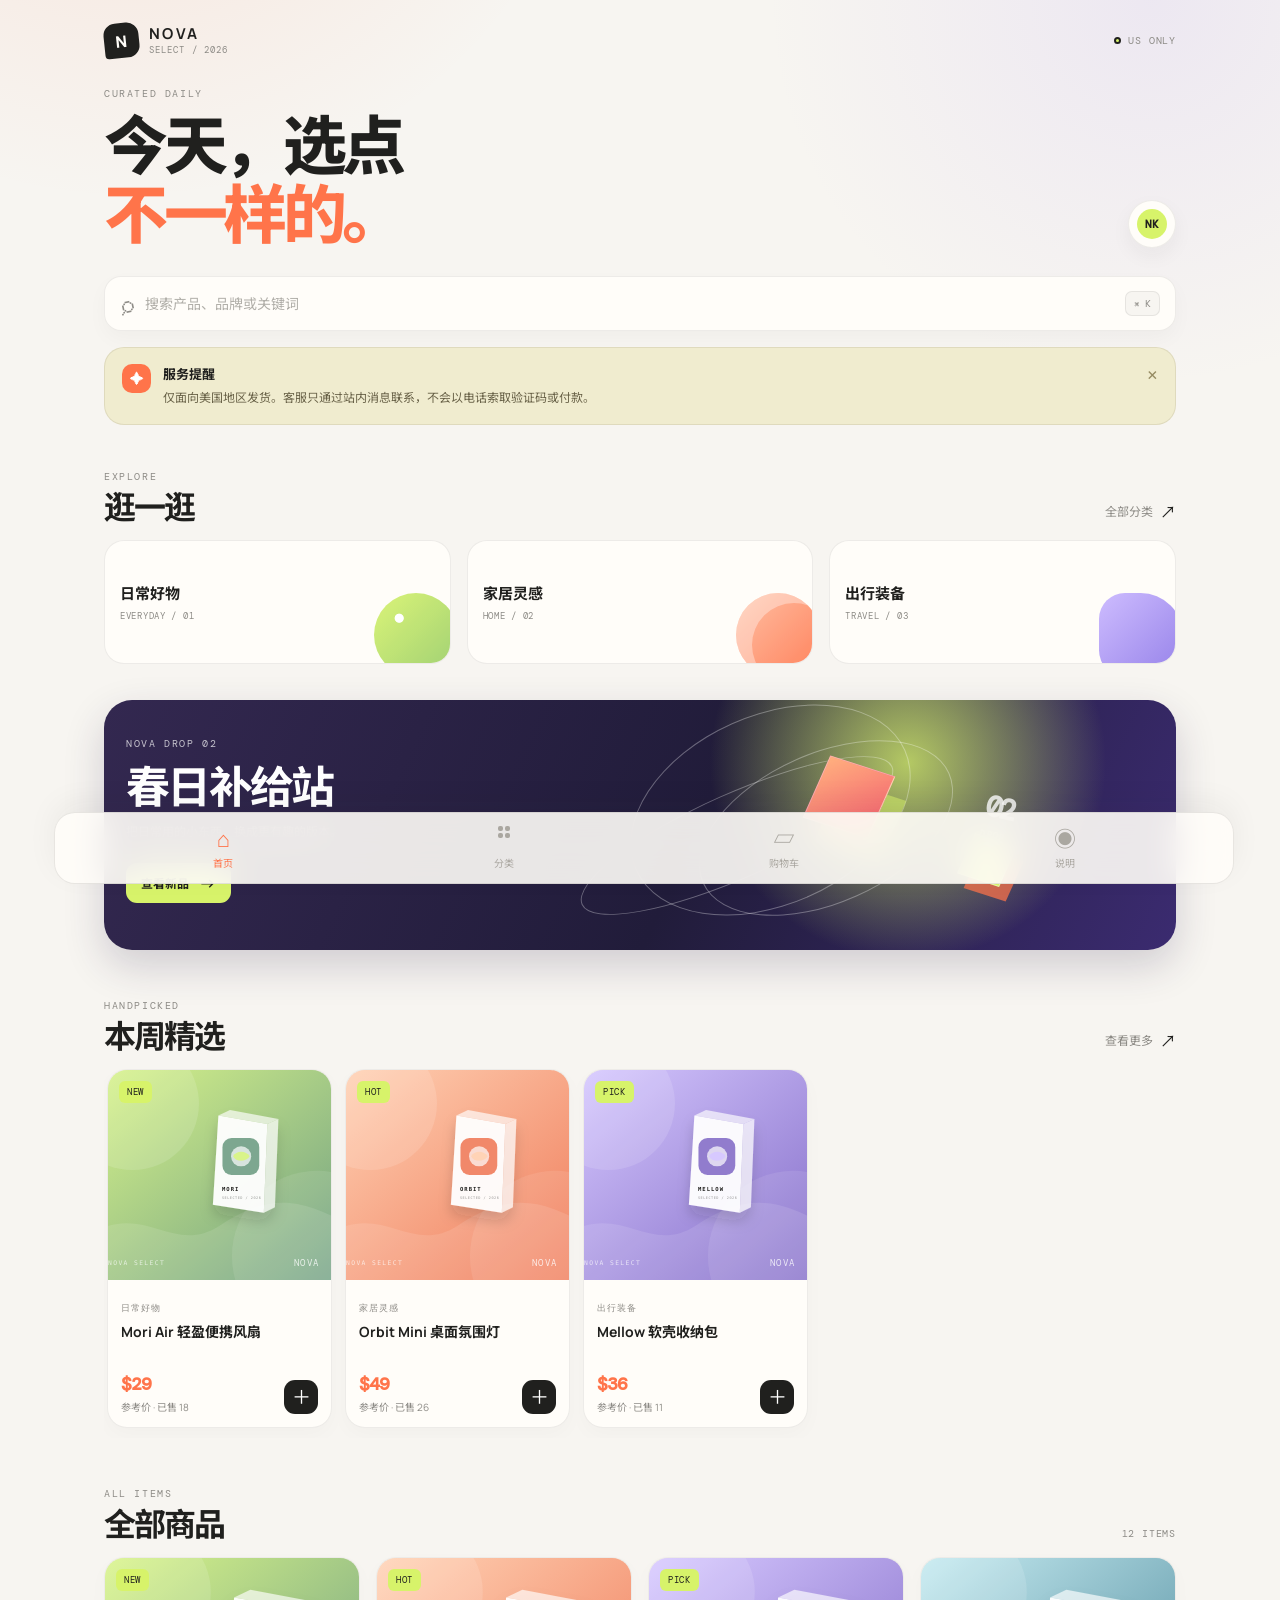
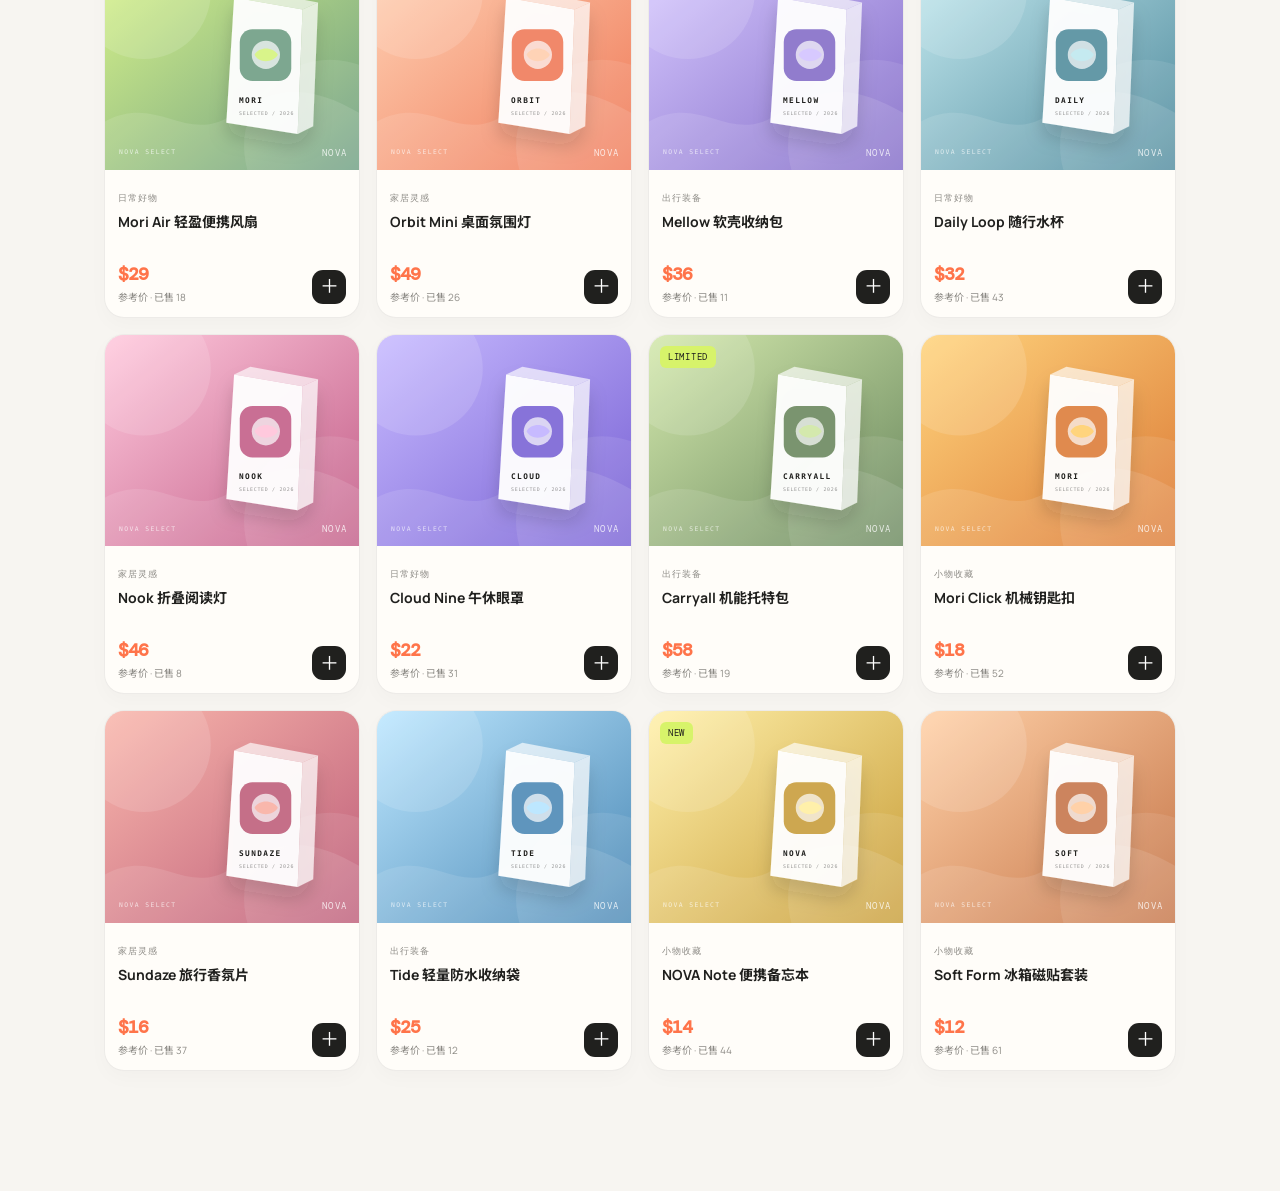
<file: index.html>
<!doctype html>
<html lang="zh-CN">
  <head>
    <meta charset="UTF-8" />
    <meta name="viewport" content="width=device-width, initial-scale=1.0, viewport-fit=cover" />
    <meta name="theme-color" content="#f7f5f1" />
    <meta name="description" content="NOVA SELECT — 面向美国地区的精选生活方式商城" />
    <title>NOVA SELECT · 精选生活方式商城</title>
    <link rel="preconnect" href="https://fonts.googleapis.com" />
    <link rel="preconnect" href="https://fonts.gstatic.com" crossorigin />
    <link
      href="https://fonts.googleapis.com/css2?family=DM+Mono:wght@400;500&family=Manrope:wght@400;500;600;700;800&family=Noto+Sans+SC:wght@400;500;700;900&display=swap"
      rel="stylesheet"
    />
    <link rel="stylesheet" href="./styles.css" />
  </head>
  <body>
    <div class="app-shell">
      <header class="topbar">
        <div class="brand-lockup" data-nav="home" role="button" tabindex="0" aria-label="返回首页">
          <span class="brand-mark">N</span>
          <span>
            <strong>NOVA</strong>
            <small>SELECT / 2026</small>
          </span>
        </div>
        <div class="location-pill">
          <span class="status-dot"></span>
          <span>US ONLY</span>
        </div>
      </header>

      <main id="app" class="page-content">
        <section class="view" data-view="home">
          <div class="welcome-row">
            <div>
              <span class="eyebrow">CURATED DAILY</span>
              <h1>今天，选点<br /><em>不一样的。</em></h1>
            </div>
            <button class="icon-button" type="button" data-nav="profile" aria-label="打开个人中心">
              <span class="avatar">NK</span>
            </button>
          </div>

          <label class="search-box" for="search-input">
            <span class="search-icon" aria-hidden="true">⌕</span>
            <input id="search-input" type="search" placeholder="搜索产品、品牌或关键词" autocomplete="off" />
            <kbd>⌘ K</kbd>
          </label>

          <div class="notice-card">
            <div class="notice-icon">✦</div>
            <div>
              <strong>服务提醒</strong>
              <p>仅面向美国地区发货。客服只通过站内消息联系，不会以电话索取验证码或付款。</p>
            </div>
            <button class="notice-close" type="button" aria-label="关闭提醒">×</button>
          </div>

          <div class="section-heading">
            <div>
              <span class="eyebrow">EXPLORE</span>
              <h2>逛一逛</h2>
            </div>
            <button class="text-button" type="button" data-nav="categories">全部分类 <span>↗</span></button>
          </div>

          <div class="category-rail" id="category-rail" aria-label="商品分类"></div>

          <section class="feature-banner" aria-label="本季主题">
            <div class="feature-copy">
              <span class="eyebrow light">NOVA DROP 02</span>
              <h2>春日补给站</h2>
              <p>把日常用的小东西，换成更有趣的版本。</p>
              <button class="light-button" type="button" data-filter="新品">查看新品 <span>→</span></button>
            </div>
            <div class="feature-art" aria-hidden="true">
              <div class="orbit orbit-one"></div>
              <div class="orbit orbit-two"></div>
              <div class="orbit orbit-three"></div>
              <div class="floating-cube cube-one"></div>
              <div class="floating-cube cube-two"></div>
              <span class="drop-label">02<br /><small>DROP</small></span>
            </div>
          </section>

          <div class="section-heading compact">
            <div>
              <span class="eyebrow">HANDPICKED</span>
              <h2>本周精选</h2>
            </div>
            <button class="text-button" type="button" data-nav="categories">查看更多 <span>↗</span></button>
          </div>
          <div class="product-rail" id="featured-products"></div>

          <div class="section-heading compact all-products-heading">
            <div>
              <span class="eyebrow">ALL ITEMS</span>
              <h2>全部商品</h2>
            </div>
            <span id="product-count" class="count-label"></span>
          </div>
          <div class="product-grid" id="product-grid"></div>
          <div id="empty-state" class="empty-state" hidden>
            <span>⌁</span>
            <strong>没有找到匹配的商品</strong>
            <p>换一个关键词试试，或者看看全部商品。</p>
          </div>
        </section>

        <section class="view" data-view="categories" hidden>
          <div class="page-title-row">
            <div>
              <span class="eyebrow">DISCOVER MORE</span>
              <h1>全部分类</h1>
            </div>
            <span class="page-index">01 / 04</span>
          </div>
          <p class="page-intro">按你今天的心情，找到一件刚刚好的小物。</p>
          <div class="category-list" id="category-list"></div>
          <div class="section-heading compact category-results-heading">
            <div>
              <span class="eyebrow">BROWSE</span>
              <h2 id="category-result-title">热门推荐</h2>
            </div>
            <span id="category-result-count" class="count-label"></span>
          </div>
          <div class="product-grid" id="category-product-grid"></div>
        </section>

        <section class="view" data-view="cart" hidden>
          <div class="page-title-row">
            <div>
              <span class="eyebrow">YOUR BAG</span>
              <h1>购物车</h1>
            </div>
            <span class="page-index" id="cart-count-heading">0 件</span>
          </div>
          <div id="cart-content"></div>
        </section>

        <section class="view" data-view="profile" hidden>
          <div class="profile-hero">
            <div class="profile-avatar">N</div>
            <div>
              <span class="eyebrow">NOVA SERVICE</span>
              <h1>选品说明</h1>
              <p>先提交需求，再由我们与你确认价格、库存与配送信息。</p>
            </div>
          </div>
          <div class="profile-grid">
            <div class="profile-card accent-card">
              <span class="card-kicker">NO PAYMENT</span>
              <strong>0</strong>
              <span>网站提交订单时无需在线付款</span>
            </div>
            <div class="profile-card">
              <span class="profile-icon">⌁</span>
              <strong>价格参考</strong>
              <span>页面金额为参考价，最终价格以人工确认为准</span>
            </div>
            <div class="profile-card">
              <span class="profile-icon">♡</span>
              <strong>人工确认</strong>
              <span>提交后我们会通过你填写的联系方式沟通</span>
            </div>
            <div class="profile-card">
              <span class="profile-icon">⚙</span>
              <strong>美国地区</strong>
              <span>当前商品与配送信息仅面向美国地区</span>
            </div>
          </div>
          <div class="profile-note">
            <span class="profile-note-mark">N</span>
            <div>
              <strong>信息用途</strong>
              <p>客户提交的联系方式仅用于本次订单确认，不在页面中公开显示。</p>
            </div>
          </div>
        </section>
      </main>

      <nav class="bottom-nav" aria-label="主导航">
        <button class="nav-item active" type="button" data-nav="home">
          <span class="nav-icon">⌂</span>
          <span>首页</span>
        </button>
        <button class="nav-item" type="button" data-nav="categories">
          <span class="nav-icon nav-grid-icon"><i></i><i></i><i></i><i></i></span>
          <span>分类</span>
        </button>
        <button class="nav-item" type="button" data-nav="cart">
          <span class="nav-icon">▱<b id="cart-badge">0</b></span>
          <span>购物车</span>
        </button>
        <button class="nav-item" type="button" data-nav="profile">
          <span class="nav-icon">◉</span>
          <span>说明</span>
        </button>
      </nav>
    </div>

    <div class="modal-backdrop" id="checkout-modal" hidden>
      <section class="checkout-modal" role="dialog" aria-modal="true" aria-labelledby="checkout-title">
        <div class="modal-head">
          <div>
            <span class="eyebrow">SUBMIT ORDER</span>
            <h2 id="checkout-title">提交选品订单</h2>
          </div>
          <button class="modal-close" type="button" data-close-checkout aria-label="关闭">×</button>
        </div>
        <p class="checkout-note">本次提交无需付款。商品价格为参考价，我们会根据订单信息与你联系确认。</p>
        <div class="checkout-order-summary" id="checkout-order-summary"></div>
        <form id="checkout-form" class="checkout-form">
          <div class="form-grid">
            <label>
              <span>姓名 *</span>
              <input name="customer_name" required maxlength="80" autocomplete="name" placeholder="如何称呼你" />
            </label>
            <label>
              <span>联系方式 *</span>
              <input name="contact" required maxlength="120" autocomplete="tel" placeholder="电话 / 微信 / WhatsApp" />
            </label>
            <label>
              <span>邮箱</span>
              <input name="email" type="email" maxlength="160" autocomplete="email" placeholder="用于接收订单信息" />
            </label>
            <label class="full-field">
              <span>收货地址</span>
              <textarea name="shipping_address" maxlength="500" autocomplete="street-address" placeholder="可暂不填写，后续确认"></textarea>
            </label>
            <label class="full-field">
              <span>订单备注</span>
              <textarea name="note" maxlength="500" placeholder="颜色、规格或其他需求"></textarea>
            </label>
            <label class="honeypot" aria-hidden="true">
              <span>Website</span>
              <input name="website" tabindex="-1" autocomplete="off" />
            </label>
          </div>
          <label class="consent-row">
            <input name="consent" type="checkbox" required />
            <span>我同意提交以上联系信息，用于本次订单确认。</span>
          </label>
          <button class="submit-order-button" type="submit">
            <span class="submit-label">确认提交订单</span>
            <span class="submit-loading" hidden>正在提交…</span>
          </button>
          <p class="form-message" id="checkout-message" role="status"></p>
        </form>
      </section>
    </div>

    <div class="toast" id="toast" role="status" aria-live="polite"></div>
    <script src="./config.js?v=20261012-1"></script>
    <script src="./app.js?v=20261012-1"></script>
  </body>
</html>
</file>
<file: styles.css>
:root {
  --paper: #f7f5f1;
  --paper-strong: #fffdf9;
  --ink: #20201e;
  --muted: #8d8b86;
  --line: rgba(32, 32, 30, 0.12);
  --soft-line: rgba(32, 32, 30, 0.08);
  --accent: #ff744a;
  --accent-deep: #e45a35;
  --lime: #d7f36a;
  --purple: #a98af4;
  --shadow: 0 18px 40px rgba(40, 37, 29, 0.08);
  --radius-lg: 28px;
  --radius-md: 20px;
  --sans: "Manrope", "Noto Sans SC", sans-serif;
  --mono: "DM Mono", monospace;
}

* {
  box-sizing: border-box;
}

html {
  min-width: 320px;
  background: var(--paper);
  scroll-behavior: smooth;
}

body {
  margin: 0;
  min-width: 320px;
  color: var(--ink);
  background:
    radial-gradient(circle at 10% -10%, rgba(255, 116, 74, 0.15), transparent 30rem),
    radial-gradient(circle at 90% 0%, rgba(167, 142, 244, 0.13), transparent 24rem),
    var(--paper);
  font-family: var(--sans);
  -webkit-font-smoothing: antialiased;
}

button,
input {
  font: inherit;
}

button {
  color: inherit;
  border: 0;
  cursor: pointer;
}

button:focus-visible,
input:focus-visible,
[role="button"]:focus-visible {
  outline: 3px solid rgba(255, 116, 74, 0.36);
  outline-offset: 3px;
}

.app-shell {
  width: min(100%, 1180px);
  min-height: 100vh;
  margin: 0 auto;
  padding: 0 22px 110px;
}

.topbar {
  display: flex;
  align-items: center;
  justify-content: space-between;
  min-height: 80px;
  padding: 12px 0;
}

.brand-lockup {
  display: inline-flex;
  gap: 10px;
  align-items: center;
  cursor: pointer;
}

.brand-lockup strong,
.brand-lockup small {
  display: block;
}

.brand-lockup strong {
  font-size: 15px;
  line-height: 1;
  letter-spacing: 0.16em;
}

.brand-lockup small {
  margin-top: 5px;
  color: var(--muted);
  font: 9px/1 var(--mono);
  letter-spacing: 0.12em;
}

.brand-mark {
  display: grid;
  width: 35px;
  height: 35px;
  place-items: center;
  color: var(--paper-strong);
  background: var(--ink);
  border-radius: 12px 12px 12px 4px;
  font-weight: 800;
  transform: rotate(-6deg);
}

.location-pill {
  display: inline-flex;
  gap: 7px;
  align-items: center;
  color: var(--muted);
  font: 10px var(--mono);
  letter-spacing: 0.08em;
}

.status-dot {
  width: 7px;
  height: 7px;
  background: var(--lime);
  border: 2px solid var(--ink);
  border-radius: 50%;
}

.page-content {
  animation: enter 420ms ease both;
}

@keyframes enter {
  from {
    opacity: 0;
    transform: translateY(8px);
  }
  to {
    opacity: 1;
    transform: translateY(0);
  }
}

.welcome-row,
.page-title-row {
  display: flex;
  align-items: end;
  justify-content: space-between;
  gap: 20px;
}

.welcome-row h1,
.page-title-row h1,
.profile-hero h1 {
  margin: 8px 0 0;
  font-size: clamp(34px, 6vw, 58px);
  line-height: 1.08;
  letter-spacing: -0.07em;
  font-weight: 800;
}

h1 em {
  color: var(--accent);
  font-style: normal;
}

h2 {
  margin: 6px 0 0;
  font-size: clamp(23px, 3.4vw, 32px);
  line-height: 1;
  letter-spacing: -0.06em;
}

.eyebrow {
  display: inline-block;
  color: var(--muted);
  font: 10px var(--mono);
  letter-spacing: 0.16em;
}

.eyebrow.light {
  color: rgba(255, 255, 255, 0.72);
}

.icon-button {
  display: grid;
  flex: 0 0 auto;
  width: 48px;
  height: 48px;
  place-items: center;
  padding: 0;
  background: var(--paper-strong);
  border: 1px solid var(--soft-line);
  border-radius: 50%;
  box-shadow: 0 8px 20px rgba(32, 32, 30, 0.05);
}

.avatar,
.profile-avatar {
  display: grid;
  place-items: center;
  color: var(--ink);
  background: var(--lime);
  border-radius: 50%;
  font: 700 11px var(--mono);
}

.avatar {
  width: 30px;
  height: 30px;
}

.search-box {
  display: flex;
  align-items: center;
  gap: 10px;
  height: 55px;
  margin-top: 28px;
  padding: 0 15px;
  background: var(--paper-strong);
  border: 1px solid var(--soft-line);
  border-radius: 17px;
  box-shadow: 0 8px 20px rgba(32, 32, 30, 0.03);
}

.search-icon {
  color: var(--muted);
  font-size: 26px;
  line-height: 0;
  transform: translateY(-1px) rotate(-12deg);
}

.search-box input {
  width: 100%;
  min-width: 0;
  border: 0;
  outline: 0;
  color: var(--ink);
  background: transparent;
  font-size: 14px;
}

.search-box input::placeholder {
  color: #b1afa9;
}

.search-box kbd {
  flex: 0 0 auto;
  padding: 5px 8px;
  color: var(--muted);
  background: var(--paper);
  border: 1px solid var(--soft-line);
  border-radius: 7px;
  font: 10px var(--mono);
}

.notice-card {
  display: flex;
  align-items: flex-start;
  gap: 12px;
  margin-top: 16px;
  padding: 16px 17px;
  color: var(--ink);
  background: #f0eccf;
  border: 1px solid rgba(75, 65, 30, 0.1);
  border-radius: 20px;
}

.notice-icon {
  display: grid;
  flex: 0 0 auto;
  width: 29px;
  height: 29px;
  place-items: center;
  color: #fff;
  background: var(--accent);
  border-radius: 10px;
  font-size: 14px;
}

.notice-card strong {
  display: block;
  font-size: 13px;
}

.notice-card p {
  max-width: 760px;
  margin: 5px 0 0;
  color: #696248;
  font-size: 12px;
  line-height: 1.65;
}

.notice-close {
  margin-left: auto;
  padding: 0 0 0 10px;
  color: #958b62;
  background: transparent;
  font-size: 22px;
  line-height: 1;
}

.section-heading {
  display: flex;
  align-items: end;
  justify-content: space-between;
  gap: 16px;
  margin: 38px 0 17px;
}

.section-heading.compact {
  margin-top: 42px;
}

.text-button {
  display: inline-flex;
  gap: 7px;
  align-items: center;
  padding: 0;
  color: var(--muted);
  background: transparent;
  font-size: 12px;
  white-space: nowrap;
}

.text-button span {
  color: var(--ink);
  font-size: 16px;
}

.category-rail {
  display: grid;
  grid-template-columns: repeat(3, minmax(0, 1fr));
  gap: 12px;
}

.category-chip {
  position: relative;
  min-height: 124px;
  overflow: hidden;
  padding: 15px;
  text-align: left;
  background: var(--paper-strong);
  border: 1px solid var(--soft-line);
  border-radius: 20px;
  transition: 180ms ease;
}

.category-chip:hover,
.category-chip.active {
  border-color: transparent;
  transform: translateY(-3px);
  box-shadow: var(--shadow);
}

.category-chip.active {
  background: var(--ink);
}

.category-chip h3 {
  position: relative;
  z-index: 1;
  margin: 0;
  font-size: 15px;
}

.category-chip p {
  position: relative;
  z-index: 1;
  margin: 6px 0 0;
  color: var(--muted);
  font: 9px var(--mono);
  letter-spacing: 0.08em;
}

.category-chip.active h3,
.category-chip.active p {
  color: #fff;
}

.category-illustration {
  position: absolute;
  right: -8px;
  bottom: -14px;
  width: 84px;
  height: 84px;
  border-radius: 50%;
  opacity: 0.9;
}

.category-chip:nth-child(1) .category-illustration {
  background: radial-gradient(circle at 30% 30%, #fff 0 5%, transparent 6%), linear-gradient(135deg, #d7f36a, #94ca65);
}

.category-chip:nth-child(2) .category-illustration {
  background: linear-gradient(135deg, #ffb99a, #ff744a);
  box-shadow: inset 16px 10px 0 rgba(255, 255, 255, 0.35);
}

.category-chip:nth-child(3) .category-illustration {
  background: linear-gradient(135deg, #c8b5ff, #8973e7);
  border-radius: 38% 62% 61% 39%;
}

.feature-banner {
  position: relative;
  display: flex;
  min-height: 250px;
  margin-top: 36px;
  overflow: hidden;
  color: #fff;
  background:
    radial-gradient(circle at 75% 25%, rgba(215, 243, 106, 0.8), transparent 24%),
    linear-gradient(115deg, #332850 0%, #211c3a 55%, #3b2b70 100%);
  border-radius: var(--radius-lg);
  box-shadow: 0 16px 40px rgba(43, 31, 76, 0.19);
}

.feature-copy {
  position: relative;
  z-index: 2;
  max-width: 340px;
  padding: 30px 22px;
}

.feature-copy h2 {
  margin-top: 12px;
  color: #fff;
  font-size: clamp(29px, 5vw, 44px);
}

.feature-copy p {
  max-width: 240px;
  margin: 14px 0 22px;
  color: rgba(255, 255, 255, 0.68);
  font-size: 12px;
  line-height: 1.6;
}

.light-button {
  display: inline-flex;
  gap: 10px;
  align-items: center;
  padding: 11px 15px;
  color: var(--ink);
  background: var(--lime);
  border-radius: 11px;
  font-size: 12px;
  font-weight: 700;
}

.light-button span {
  font-size: 17px;
  line-height: 0;
}

.feature-art {
  position: absolute;
  inset: 0 0 0 42%;
  overflow: hidden;
}

.orbit {
  position: absolute;
  border: 1px solid rgba(255, 255, 255, 0.32);
  border-radius: 50%;
  transform: rotate(-24deg);
}

.orbit-one {
  top: 6%;
  left: 11%;
  width: 295px;
  height: 190px;
}

.orbit-two {
  top: 21%;
  left: 22%;
  width: 270px;
  height: 150px;
}

.orbit-three {
  top: 37%;
  left: 2%;
  width: 340px;
  height: 85px;
}

.floating-cube {
  position: absolute;
  width: 68px;
  height: 68px;
  background: linear-gradient(135deg, #ffaf7e, #f45f70);
  border: 1px solid rgba(255, 255, 255, 0.42);
  box-shadow: 20px 20px 0 rgba(215, 243, 106, 0.55);
  transform: rotate(24deg) skewY(-6deg);
}

.cube-one {
  top: 25%;
  left: 42%;
}

.cube-two {
  top: 55%;
  left: 66%;
  width: 44px;
  height: 44px;
  background: var(--lime);
  box-shadow: 12px 12px 0 rgba(255, 116, 74, 0.72);
}

.drop-label {
  position: absolute;
  top: 39%;
  left: 69%;
  color: rgba(255, 255, 255, 0.8);
  font: 800 29px/0.74 var(--mono);
  letter-spacing: -0.1em;
  transform: rotate(12deg);
}

.drop-label small {
  font-size: 9px;
  letter-spacing: 0.16em;
}

.product-rail {
  display: grid;
  grid-auto-columns: minmax(175px, 19vw);
  grid-auto-flow: column;
  gap: 13px;
  overflow-x: auto;
  padding: 0 3px 10px;
  scrollbar-width: none;
}

.product-rail::-webkit-scrollbar {
  display: none;
}

.product-grid {
  display: grid;
  grid-template-columns: repeat(2, minmax(0, 1fr));
  gap: 14px;
}

.product-card {
  min-width: 0;
  overflow: hidden;
  background: var(--paper-strong);
  border: 1px solid var(--soft-line);
  border-radius: 20px;
  box-shadow: 0 7px 20px rgba(32, 32, 30, 0.025);
  transition: 180ms ease;
}

.product-card:hover {
  transform: translateY(-4px);
  box-shadow: var(--shadow);
}

.product-art {
  position: relative;
  display: grid;
  min-height: 184px;
  place-items: center;
  overflow: hidden;
  background: #ece8e0;
}

.product-art::after {
  position: absolute;
  right: 12px;
  bottom: 11px;
  color: rgba(255, 255, 255, 0.8);
  content: "NOVA";
  font: 9px var(--mono);
  letter-spacing: 0.13em;
}

.product-art svg {
  width: 100%;
  height: 100%;
}

.product-art img,
.cart-item-art img {
  width: 100%;
  height: 100%;
  object-fit: cover;
}

.product-badge {
  position: absolute;
  top: 11px;
  left: 11px;
  z-index: 2;
  padding: 5px 8px;
  color: var(--ink);
  background: var(--lime);
  border-radius: 6px;
  font: 9px var(--mono);
  letter-spacing: 0.08em;
}

.product-info {
  padding: 14px 13px 13px;
}

.product-category {
  color: var(--muted);
  font: 9px var(--mono);
  letter-spacing: 0.1em;
}

.product-name {
  min-height: 39px;
  margin: 7px 0 10px;
  font-size: 14px;
  line-height: 1.35;
}

.product-bottom {
  display: flex;
  align-items: end;
  justify-content: space-between;
  gap: 8px;
}

.price {
  color: var(--accent);
  font: 800 18px var(--mono);
  letter-spacing: -0.06em;
}

.sold {
  display: block;
  margin-top: 3px;
  color: var(--muted);
  font-size: 10px;
}

.buy-button {
  display: grid;
  width: 34px;
  height: 34px;
  place-items: center;
  color: #fff;
  background: var(--ink);
  border-radius: 11px;
  font-size: 19px;
  line-height: 1;
  transition: 160ms ease;
}

.buy-button:hover {
  background: var(--accent);
  transform: rotate(8deg);
}

.count-label,
.page-index {
  color: var(--muted);
  font: 10px var(--mono);
  letter-spacing: 0.08em;
}

.empty-state {
  padding: 70px 20px;
  text-align: center;
  color: var(--muted);
}

.empty-state span {
  display: block;
  color: var(--accent);
  font-size: 40px;
}

.empty-state strong {
  display: block;
  margin-top: 10px;
  color: var(--ink);
  font-size: 16px;
}

.empty-state p {
  margin: 7px 0 0;
  font-size: 12px;
}

.page-intro {
  max-width: 440px;
  margin: 18px 0 28px;
  color: var(--muted);
  font-size: 14px;
  line-height: 1.7;
}

.category-list {
  display: grid;
  gap: 12px;
}

.category-row {
  display: flex;
  align-items: center;
  gap: 15px;
  padding: 16px;
  text-align: left;
  background: var(--paper-strong);
  border: 1px solid var(--soft-line);
  border-radius: 20px;
}

.category-row.active {
  color: #fff;
  background: var(--ink);
  border-color: var(--ink);
}

.category-row-art {
  flex: 0 0 auto;
  width: 57px;
  height: 57px;
  border-radius: 16px;
}

.category-row:nth-child(1) .category-row-art {
  background: linear-gradient(145deg, #d7f36a, #80a354);
}

.category-row:nth-child(2) .category-row-art {
  background: linear-gradient(145deg, #ffb99a, #ff744a);
}

.category-row:nth-child(3) .category-row-art {
  background: linear-gradient(145deg, #c9b9ff, #745bce);
}

.category-row:nth-child(4) .category-row-art {
  background: linear-gradient(145deg, #bde7ff, #4a88b5);
}

.category-row:nth-child(5) .category-row-art {
  background: linear-gradient(145deg, #fff0aa, #c89d38);
}

.category-row h3 {
  margin: 0;
  font-size: 15px;
}

.category-row p {
  margin: 5px 0 0;
  color: var(--muted);
  font: 10px var(--mono);
  letter-spacing: 0.05em;
}

.category-row.active p {
  color: rgba(255, 255, 255, 0.58);
}

.category-row-arrow {
  margin-left: auto;
  font-size: 22px;
}

.category-results-heading {
  margin-top: 38px;
}

.cart-empty {
  display: grid;
  min-height: 330px;
  place-items: center;
  padding: 30px 20px;
  text-align: center;
  background: var(--paper-strong);
  border: 1px dashed rgba(32, 32, 30, 0.2);
  border-radius: var(--radius-lg);
}

.cart-empty-icon {
  display: grid;
  width: 70px;
  height: 70px;
  margin: 0 auto 18px;
  place-items: center;
  color: var(--accent);
  background: #fff0ea;
  border-radius: 23px;
  font-size: 36px;
}

.cart-empty h2 {
  font-size: 22px;
}

.cart-empty p {
  margin: 10px auto 19px;
  color: var(--muted);
  font-size: 12px;
}

.primary-button {
  padding: 12px 18px;
  color: #fff;
  background: var(--ink);
  border-radius: 12px;
  font-size: 12px;
  font-weight: 700;
}

.cart-list {
  display: grid;
  gap: 12px;
}

.cart-item {
  display: flex;
  gap: 13px;
  padding: 11px;
  background: var(--paper-strong);
  border: 1px solid var(--soft-line);
  border-radius: 18px;
}

.cart-item-art {
  display: grid;
  flex: 0 0 auto;
  width: 80px;
  height: 80px;
  place-items: center;
  overflow: hidden;
  border-radius: 13px;
}

.cart-item-art svg {
  width: 100%;
  height: 100%;
}

.cart-item-main {
  min-width: 0;
  flex: 1;
  padding: 3px 2px;
}

.cart-item-main strong {
  display: block;
  overflow: hidden;
  font-size: 14px;
  text-overflow: ellipsis;
  white-space: nowrap;
}

.cart-item-meta {
  margin-top: 7px;
  color: var(--muted);
  font-size: 11px;
}

.cart-item-price {
  display: flex;
  align-items: end;
  justify-content: space-between;
  gap: 8px;
  margin-top: 11px;
}

.quantity-control {
  display: inline-flex;
  align-items: center;
  gap: 9px;
  padding: 3px 6px;
  background: var(--paper);
  border-radius: 9px;
}

.quantity-control button {
  width: 19px;
  height: 19px;
  padding: 0;
  color: var(--ink);
  background: transparent;
  font-size: 14px;
  line-height: 1;
}

.quantity-control span {
  min-width: 10px;
  text-align: center;
  font: 10px var(--mono);
}

.remove-item {
  padding: 5px;
  color: var(--muted);
  background: transparent;
  font-size: 15px;
}

.cart-summary {
  margin-top: 18px;
  padding: 18px;
  background: var(--ink);
  border-radius: 20px;
  color: #fff;
}

.summary-row {
  display: flex;
  justify-content: space-between;
  margin-bottom: 8px;
  color: rgba(255, 255, 255, 0.63);
  font-size: 12px;
}

.summary-row.total {
  margin-top: 14px;
  padding-top: 14px;
  color: #fff;
  border-top: 1px solid rgba(255, 255, 255, 0.16);
  font-size: 15px;
  font-weight: 700;
}

.checkout-button {
  width: 100%;
  margin-top: 17px;
  padding: 13px 16px;
  color: var(--ink);
  background: var(--lime);
  border-radius: 11px;
  font-size: 12px;
  font-weight: 800;
}

.profile-hero {
  display: flex;
  gap: 16px;
  align-items: center;
  padding: 24px;
  color: #fff;
  background:
    radial-gradient(circle at 85% 25%, rgba(215, 243, 106, 0.36), transparent 23%),
    linear-gradient(120deg, #27211e, #493a35);
  border-radius: var(--radius-lg);
}

.profile-avatar {
  flex: 0 0 auto;
  width: 74px;
  height: 74px;
  color: var(--ink);
  font-size: 16px;
}

.profile-hero h1 {
  margin-top: 7px;
  font-size: clamp(28px, 5vw, 42px);
}

.profile-hero p {
  margin: 9px 0 0;
  color: rgba(255, 255, 255, 0.62);
  font-size: 12px;
}

.profile-hero .eyebrow {
  color: rgba(255, 255, 255, 0.56);
}

.profile-grid {
  display: grid;
  grid-template-columns: repeat(2, minmax(0, 1fr));
  gap: 12px;
  margin-top: 14px;
}

.profile-card {
  min-height: 145px;
  padding: 17px;
  text-align: left;
  background: var(--paper-strong);
  border: 1px solid var(--soft-line);
  border-radius: 18px;
}

button.profile-card {
  transition: 180ms ease;
}

button.profile-card:hover {
  transform: translateY(-3px);
  box-shadow: var(--shadow);
}

.profile-card span,
.profile-card strong {
  display: block;
}

.profile-card strong {
  margin-top: 11px;
  font-size: 16px;
}

.profile-card > span:last-child {
  margin-top: 8px;
  color: var(--muted);
  font-size: 10px;
  line-height: 1.5;
}

.accent-card {
  color: var(--ink);
  background: var(--lime);
  border-color: transparent;
}

.accent-card strong {
  font: 800 38px var(--mono);
  letter-spacing: -0.08em;
}

.accent-card > span:last-child {
  color: rgba(32, 32, 30, 0.6);
}

.card-kicker,
.profile-icon {
  color: var(--muted);
  font: 10px var(--mono);
  letter-spacing: 0.1em;
}

.accent-card .card-kicker {
  color: rgba(32, 32, 30, 0.58);
}

.profile-icon {
  color: var(--accent);
  font-size: 22px;
}

.profile-note {
  display: flex;
  gap: 12px;
  align-items: center;
  margin-top: 14px;
  padding: 17px;
  background: #efe9ff;
  border-radius: 18px;
}

.profile-note-mark {
  display: grid;
  flex: 0 0 auto;
  width: 35px;
  height: 35px;
  place-items: center;
  color: #fff;
  background: #866be1;
  border-radius: 12px;
  font-weight: 800;
}

.profile-note strong {
  font-size: 13px;
}

.profile-note p {
  margin: 4px 0 0;
  color: #70688c;
  font-size: 11px;
}

.bottom-nav {
  position: fixed;
  right: 0;
  bottom: 0;
  left: 0;
  z-index: 20;
  display: grid;
  grid-template-columns: repeat(4, 1fr);
  width: min(100%, 1180px);
  margin: 0 auto;
  padding: 9px 18px calc(9px + env(safe-area-inset-bottom));
  background: rgba(255, 253, 249, 0.9);
  border-top: 1px solid rgba(32, 32, 30, 0.08);
  box-shadow: 0 -10px 30px rgba(32, 32, 30, 0.05);
  backdrop-filter: blur(16px);
}

.nav-item {
  display: flex;
  flex-direction: column;
  gap: 4px;
  align-items: center;
  padding: 3px 0;
  color: #aaa7a0;
  background: transparent;
  font-size: 10px;
}

.nav-item.active {
  color: var(--accent);
}

.nav-icon {
  position: relative;
  display: grid;
  height: 25px;
  place-items: center;
  font-size: 22px;
  line-height: 1;
}

.nav-grid-icon {
  display: grid;
  grid-template-columns: repeat(2, 5px);
  grid-template-rows: repeat(2, 5px);
  gap: 2px;
}

.nav-grid-icon i {
  display: block;
  width: 5px;
  height: 5px;
  background: currentColor;
  border-radius: 2px;
}

.nav-icon b {
  position: absolute;
  top: -7px;
  right: -11px;
  display: grid;
  width: 16px;
  height: 16px;
  place-items: center;
  color: #fff;
  background: var(--accent);
  border: 2px solid var(--paper-strong);
  border-radius: 50%;
  font: 8px var(--mono);
}

.toast {
  position: fixed;
  bottom: 93px;
  left: 50%;
  z-index: 40;
  max-width: calc(100vw - 44px);
  padding: 11px 15px;
  color: #fff;
  background: var(--ink);
  border-radius: 11px;
  font-size: 12px;
  opacity: 0;
  pointer-events: none;
  transform: translate(-50%, 12px);
  transition: 180ms ease;
}

.toast.show {
  opacity: 1;
  transform: translate(-50%, 0);
}

body.modal-open {
  overflow: hidden;
}

.modal-backdrop {
  position: fixed;
  inset: 0;
  z-index: 50;
  display: grid;
  align-items: end;
  padding: 14px;
  background: rgba(22, 21, 19, 0.56);
  backdrop-filter: blur(8px);
}

.checkout-modal {
  width: min(100%, 620px);
  max-height: calc(100vh - 28px);
  margin: 0 auto;
  overflow-y: auto;
  padding: 22px;
  background: var(--paper-strong);
  border-radius: 26px;
  box-shadow: 0 25px 80px rgba(20, 18, 15, 0.28);
  animation: modal-in 220ms ease both;
}

@keyframes modal-in {
  from {
    opacity: 0;
    transform: translateY(18px);
  }
}

.modal-head {
  display: flex;
  align-items: flex-start;
  justify-content: space-between;
  gap: 18px;
}

.modal-head h2 {
  margin-top: 8px;
}

.modal-close {
  display: grid;
  flex: 0 0 auto;
  width: 36px;
  height: 36px;
  place-items: center;
  color: var(--muted);
  background: var(--paper);
  border-radius: 12px;
  font-size: 23px;
}

.checkout-note {
  margin: 14px 0;
  padding: 12px 13px;
  color: #675f43;
  background: #f0eccf;
  border-radius: 13px;
  font-size: 11px;
  line-height: 1.65;
}

.checkout-order-summary {
  display: flex;
  align-items: center;
  justify-content: space-between;
  gap: 16px;
  margin-bottom: 18px;
  padding: 13px 14px;
  color: #fff;
  background: var(--ink);
  border-radius: 14px;
}

.checkout-order-summary strong {
  flex: 0 0 auto;
  font-size: 13px;
}

.checkout-order-summary > strong {
  color: var(--lime);
  font: 700 17px var(--mono);
}

.checkout-order-summary span {
  display: block;
  max-width: 390px;
  margin-top: 4px;
  overflow: hidden;
  color: rgba(255, 255, 255, 0.55);
  font-size: 10px;
  text-overflow: ellipsis;
  white-space: nowrap;
}

.form-grid {
  display: grid;
  grid-template-columns: repeat(2, minmax(0, 1fr));
  gap: 13px;
}

.checkout-form label > span {
  display: block;
  margin: 0 0 7px 2px;
  color: var(--muted);
  font-size: 10px;
}

.checkout-form input,
.checkout-form textarea {
  width: 100%;
  padding: 12px 13px;
  color: var(--ink);
  background: var(--paper);
  border: 1px solid var(--soft-line);
  border-radius: 12px;
  outline: 0;
  font-size: 12px;
  transition: 150ms ease;
}

.checkout-form textarea {
  min-height: 76px;
  resize: vertical;
}

.checkout-form input:focus,
.checkout-form textarea:focus {
  background: #fff;
  border-color: rgba(255, 116, 74, 0.65);
  box-shadow: 0 0 0 3px rgba(255, 116, 74, 0.1);
}

.full-field {
  grid-column: 1 / -1;
}

.honeypot {
  position: absolute !important;
  left: -10000px !important;
}

.consent-row {
  display: flex;
  gap: 8px;
  align-items: flex-start;
  margin-top: 14px;
  color: var(--muted);
  font-size: 10px;
  line-height: 1.5;
}

.consent-row input {
  width: 15px;
  height: 15px;
  margin: 0;
  accent-color: var(--accent);
}

.consent-row span {
  margin: 0 !important;
}

.submit-order-button {
  width: 100%;
  margin-top: 15px;
  padding: 13px 16px;
  color: var(--ink);
  background: var(--lime);
  border-radius: 12px;
  font-size: 12px;
  font-weight: 800;
}

.submit-order-button:disabled {
  cursor: wait;
  opacity: 0.62;
}

.form-message {
  min-height: 18px;
  margin: 10px 0 0;
  text-align: center;
  font-size: 11px;
}

.form-message.error {
  color: #c74734;
}

.form-message.success {
  color: #4b7926;
}

[hidden] {
  display: none !important;
}

@media (min-width: 640px) {
  .app-shell {
    padding-right: 34px;
    padding-left: 34px;
  }

  .category-rail {
    grid-template-columns: repeat(3, 1fr);
  }

  .product-grid {
    grid-template-columns: repeat(3, minmax(0, 1fr));
  }

  .product-art {
    min-height: 210px;
  }

  .profile-grid {
    grid-template-columns: repeat(4, minmax(0, 1fr));
  }

  .bottom-nav {
    right: 34px;
    bottom: 16px;
    left: 34px;
    padding: 10px 28px;
    border: 1px solid rgba(32, 32, 30, 0.1);
    border-radius: 21px;
  }

  .toast {
    bottom: 106px;
  }

  .modal-backdrop {
    align-items: center;
  }
}

@media (min-width: 920px) {
  .app-shell {
    padding: 0 54px 120px;
  }

  .welcome-row h1 {
    font-size: 64px;
  }

  .category-rail {
    gap: 16px;
  }

  .product-grid {
    grid-template-columns: repeat(4, minmax(0, 1fr));
    gap: 16px;
  }

  .product-rail {
    grid-auto-columns: 225px;
  }

  .bottom-nav {
    right: 54px;
    left: 54px;
  }
}

@media (max-width: 420px) {
  .app-shell {
    padding-right: 16px;
    padding-left: 16px;
  }

  .search-box kbd {
    display: none;
  }

  .feature-copy {
    padding: 27px 18px;
  }

  .feature-art {
    inset: 0 0 0 37%;
    opacity: 0.82;
  }

  .product-art {
    min-height: 160px;
  }

  .product-name {
    font-size: 13px;
  }

  .checkout-modal {
    padding: 19px 16px;
    border-radius: 23px;
  }

  .form-grid {
    grid-template-columns: 1fr;
  }

  .full-field {
    grid-column: auto;
  }
}
</file>
